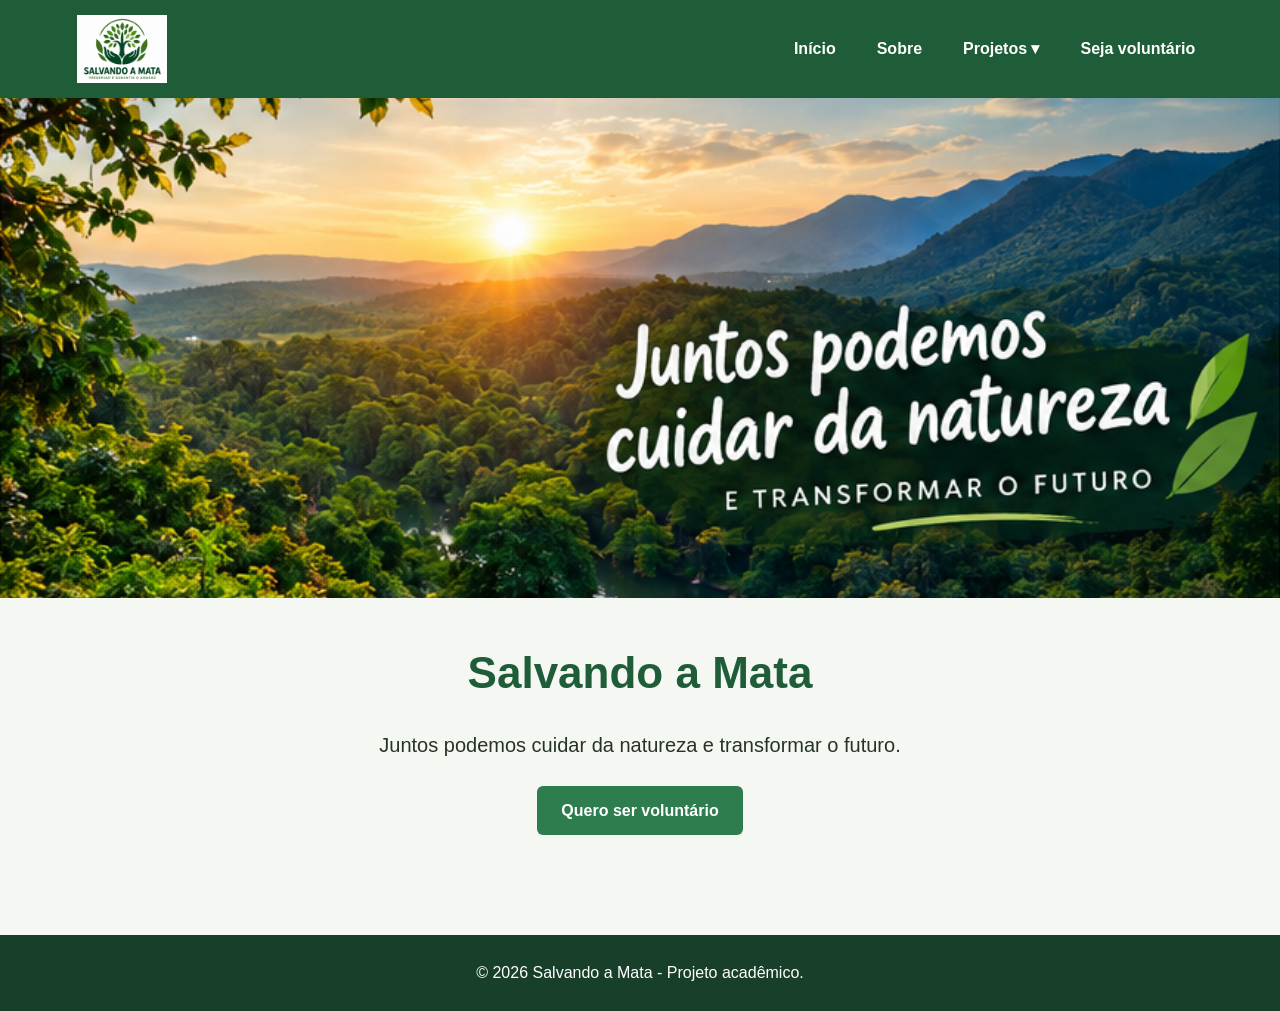
<file: index.html>
<!DOCTYPE html>
<html lang="pt-BR">

<head>
    <meta charset="UTF-8">
    <meta name="viewport" content="width=device-width, initial-scale=1.0">

    <title>Salvando a Mata - ONG</title>

    <link rel="stylesheet" href="css/style.css">
</head>

<body>

<header>

    <a href="#inicio" data-rota="inicio">
        <img
            src="imagens/logo.png"
            alt="Logo da ONG Salvando a Mata">
    </a>

    <nav aria-label="Navegação principal">

        <button
            class="menu-hamburguer"
            aria-label="Abrir menu"
            aria-expanded="false"
            aria-controls="menu">
            ☰
        </button>

        <ul class="menu" id="menu">

            <li>
                <a href="#inicio" data-rota="inicio">
                    Início
                </a>
            </li>

            <li>
                <a href="#sobre" data-rota="sobre">
                    Sobre
                </a>
            </li>

            <li class="dropdown">

                <a href="#projetos" data-rota="projetos">
                    Projetos ▾
                </a>

                <ul class="submenu">

                    <li>
                        <a href="#projetos" data-rota="projetos">
                            Preservação ambiental
                        </a>
                    </li>

                    <li>
                        <a href="#projetos" data-rota="projetos">
                            Voluntariado
                        </a>
                    </li>

                </ul>

            </li>

            <li>
                <a href="#voluntario" data-rota="voluntario">
                    Seja voluntário
                </a>
            </li>

        </ul>

    </nav>

</header>


<main>

    <div id="conteudo"></div>

</main>


<footer>

    <p>
        &copy; 2026 Salvando a Mata - Projeto acadêmico.
    </p>

</footer>


<script src="js/menu.js"></script>

</body>

</html>
</file>
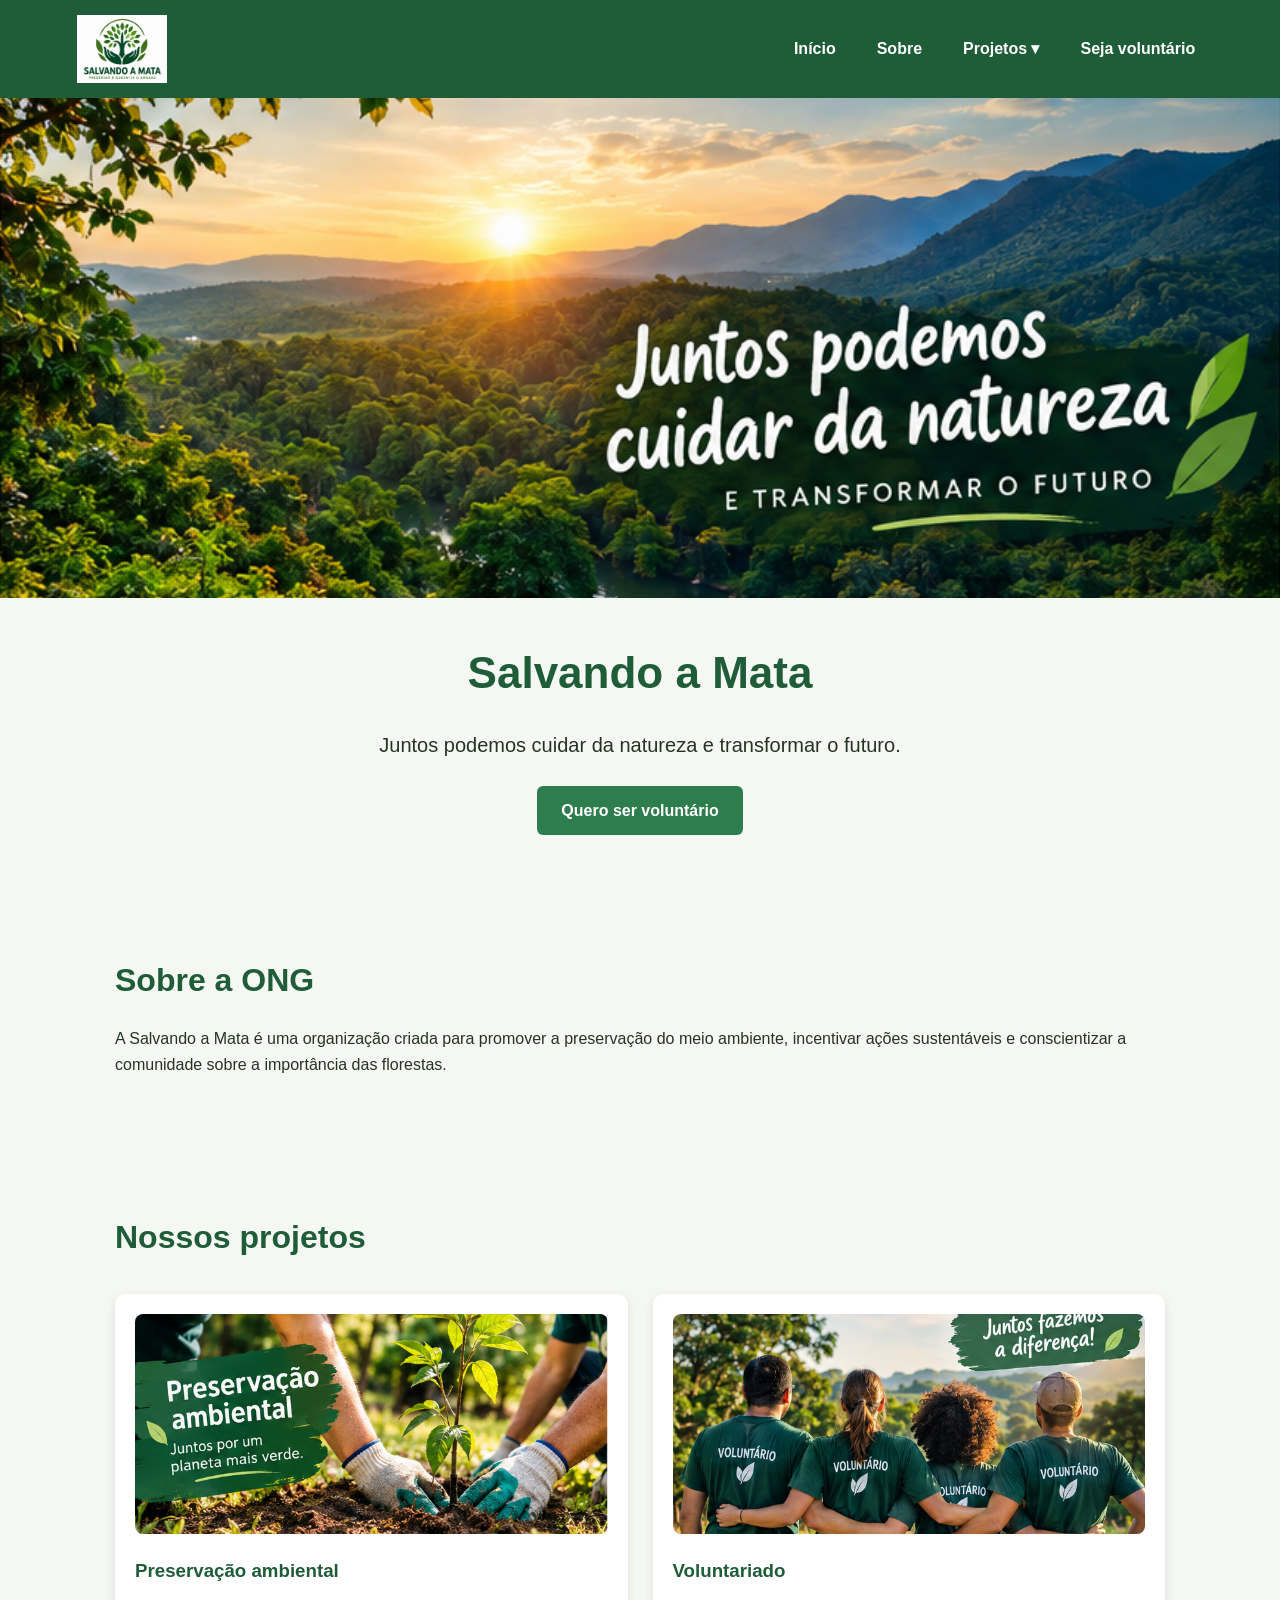
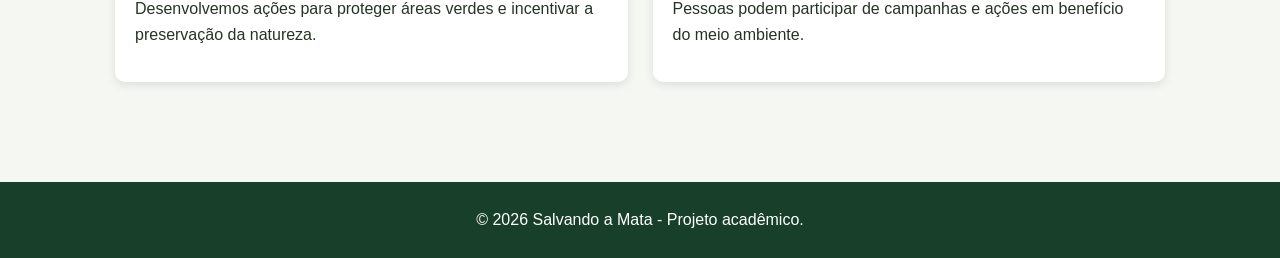
<file: HTML/Index.html>
<!DOCTYPE html>
<html lang="pt-BR">

<head>
    <meta charset="UTF-8">
    <meta name="viewport" content="width=device-width, initial-scale=1.0">
    <title>Salvando a Mata - ONG</title>

    <link rel="stylesheet" href="../css/style.css">
</head>

<body>

<header>

    <a href="index.html">
        <img src="../imagens/logo.png" alt="Logo da ONG Salvando a Mata">
    </a>

    <nav aria-label="Navegação principal">

        <!-- Botão do menu hambúrguer -->
        <button
            class="menu-hamburguer"
            onclick="toggleMenu()"
            aria-label="Abrir menu"
            aria-expanded="false"
            aria-controls="menu">
            ☰
        </button>

        <!-- Menu principal -->
        <ul class="menu" id="menu">

            <li>
                <a href="index.html">Início</a>
            </li>

            <li>
                <a href="#sobre">Sobre</a>
            </li>

            <!-- Menu dropdown -->
            <li class="dropdown">

                <a href="#projetos">
                    Projetos ▾
                </a>

                <ul class="submenu">

                    <li>
                        <a href="#projetos">
                            Preservação ambiental
                        </a>
                    </li>

                    <li>
                        <a href="#projetos">
                            Voluntariado
                        </a>
                    </li>

                </ul>

            </li>

            <li>
                <a href="cadastro.html">
                    Seja voluntário
                </a>
            </li>

        </ul>

    </nav>

</header>


<main>

    <!-- Seção principal -->
    <section class="hero">

        <img
            src="../imagens/banner.jpg"
            alt="Imagem representando a preservação da natureza">

        <h1>Salvando a Mata</h1>

        <p>
            Juntos podemos cuidar da natureza e transformar o futuro.
        </p>

        <a class="btn" href="cadastro.html">
            Quero ser voluntário
        </a>

    </section>


    <!-- Sobre a ONG -->
    <section id="sobre">

        <h2>Sobre a ONG</h2>

        <p>
            A Salvando a Mata é uma organização criada para promover
            a preservação do meio ambiente, incentivar ações sustentáveis
            e conscientizar a comunidade sobre a importância das florestas.
        </p>

    </section>


    <!-- Projetos -->
    <section id="projetos">

        <h2>Nossos projetos</h2>

        <div class="cards">

            <article class="card">

                <img
                    src="../imagens/projetos.jpg"
                    alt="Imagem representando projetos ambientais">

                <h3>Preservação ambiental</h3>

                <p>
                    Desenvolvemos ações para proteger áreas verdes
                    e incentivar a preservação da natureza.
                </p>

            </article>


            <article class="card">

                <img
                    src="../imagens/voluntarios.png"
                    alt="Imagem representando voluntários">

                <h3>Voluntariado</h3>

                <p>
                    Pessoas podem participar de campanhas e ações
                    em benefício do meio ambiente.
                </p>

            </article>

        </div>

    </section>

</main>


<footer>

    <p>
        &copy; 2026 Salvando a Mata - Projeto acadêmico.
    </p>

</footer>


<!-- JavaScript externo do menu -->
<script src="../js/menu.js"></script>

</body>

</html>
</file>
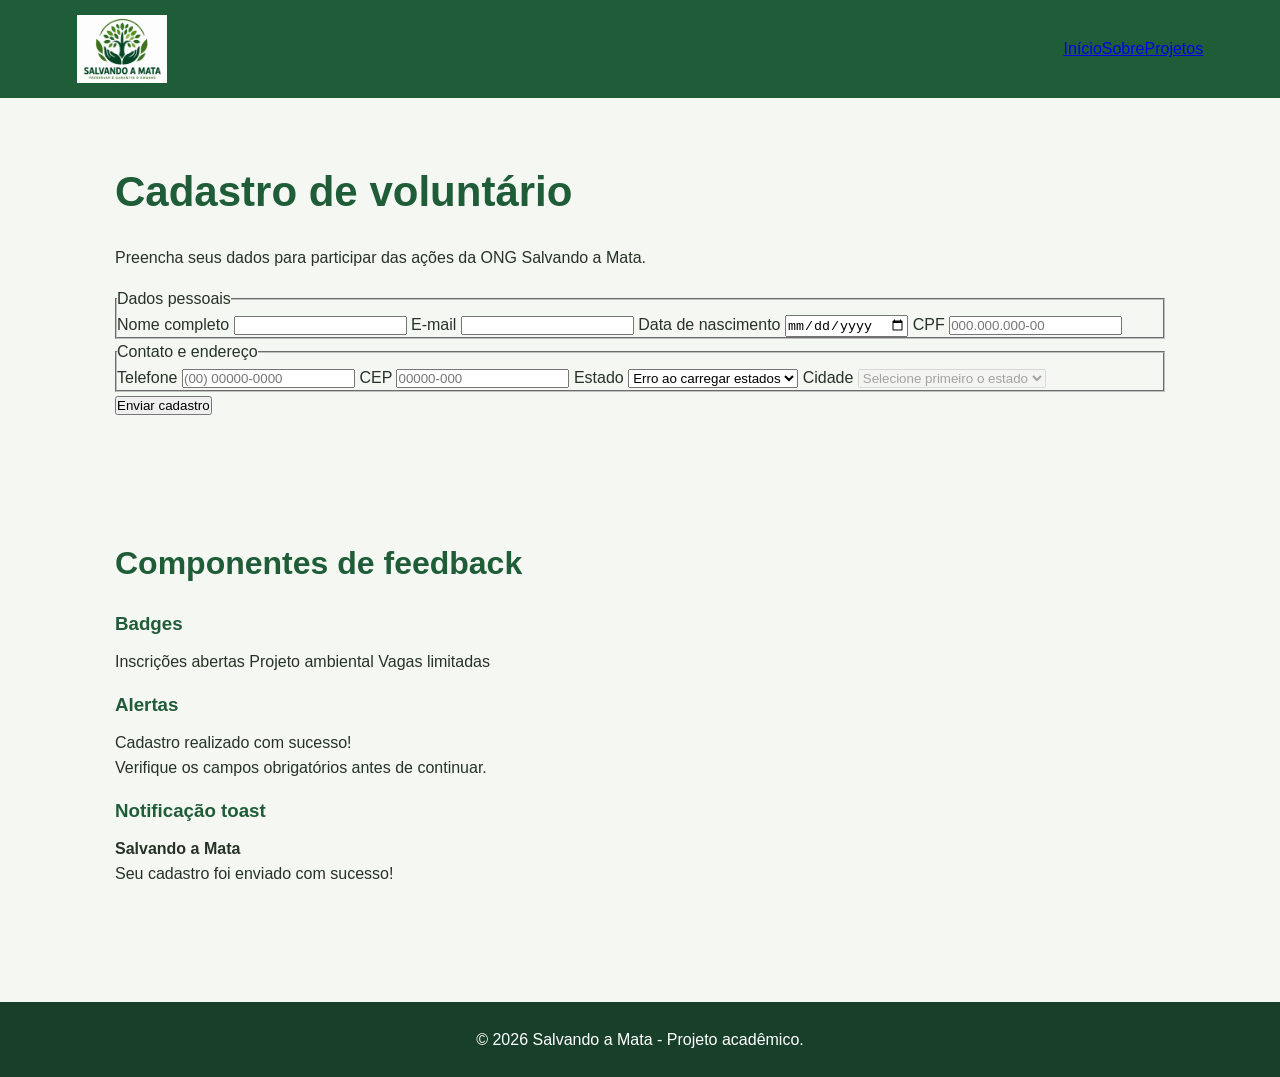
<file: cadastro.html>
<!DOCTYPE html>
<html lang="pt-BR">

<head>
    <meta charset="UTF-8">
    <meta name="viewport" content="width=device-width, initial-scale=1.0">

    <title>Cadastro de Voluntário - Salvando a Mata</title>

    <link rel="stylesheet" href="../css/style.css">
</head>

<body class="pagina-cadastro">

<header>

    <a href="index.html">
        <img src="../imagens/logo.png" alt="Logo da ONG Salvando a Mata">
    </a>

    <nav aria-label="Navegação principal">
        <a href="index.html">Início</a>
        <a href="index.html#sobre">Sobre</a>
        <a href="index.html#projetos">Projetos</a>
    </nav>

</header>

<main>

    <!-- Formulário de cadastro -->
    <section>

        <h1>Cadastro de voluntário</h1>

        <p>
            Preencha seus dados para participar das ações
            da ONG Salvando a Mata.
        </p>

        <form action="#" method="post">

            <fieldset>

                <legend>Dados pessoais</legend>

                <label for="nome">Nome completo</label>

                <input
                    type="text"
                    id="nome"
                    name="nome"
                    required
                >

                <label for="email">E-mail</label>

                <input
                    type="email"
                    id="email"
                    name="email"
                    required
                >

                <label for="nascimento">Data de nascimento</label>

                <input
                    type="date"
                    id="nascimento"
                    name="nascimento"
                    required
                >

                <label for="cpf">CPF</label>

                <input
                    type="text"
                    id="cpf"
                    name="cpf"
                    placeholder="000.000.000-00"
                    maxlength="14"
                    inputmode="numeric"
                    pattern="[0-9]{3}\.[0-9]{3}\.[0-9]{3}-[0-9]{2}"
                    title="Digite os 11 números do CPF."
                    required
                >

            </fieldset>


            <fieldset>

                <legend>Contato e endereço</legend>

                <label for="telefone">Telefone</label>

                <input
                    type="tel"
                    id="telefone"
                    name="telefone"
                    placeholder="(00) 00000-0000"
                    maxlength="15"
                    inputmode="numeric"
                    pattern="\([0-9]{2}\) [0-9]{5}-[0-9]{4}"
                    title="Digite o telefone com DDD."
                    required
                >

                <label for="cep">CEP</label>

                <input
                    type="text"
                    id="cep"
                    name="cep"
                    placeholder="00000-000"
                    maxlength="9"
                    inputmode="numeric"
                    pattern="[0-9]{5}-[0-9]{3}"
                    title="Digite os 8 números do CEP."
                    required
                >

                <label for="estado">Estado</label>

                <select
                    id="estado"
                    name="estado"
                    required
                >

                    <option value="">
                        Carregando estados...
                    </option>

                </select>


                <label for="cidade">Cidade</label>

                <select
                    id="cidade"
                    name="cidade"
                    required
                    disabled
                >

                    <option value="">
                        Selecione primeiro o estado
                    </option>

                </select>

            </fieldset>


            <button type="submit">
                Enviar cadastro
            </button>

        </form>

    </section>


    <!-- Componentes de feedback -->
    <section class="feedback">

        <h2>Componentes de feedback</h2>


        <h3>Badges</h3>

        <span class="badge badge-sucesso">
            Inscrições abertas
        </span>

        <span class="badge badge-info">
            Projeto ambiental
        </span>

        <span class="badge badge-alerta">
            Vagas limitadas
        </span>


        <h3>Alertas</h3>

        <div class="alerta alerta-sucesso">
            Cadastro realizado com sucesso!
        </div>

        <div class="alerta alerta-erro">
            Verifique os campos obrigatórios antes de continuar.
        </div>


        <h3>Notificação toast</h3>

        <div class="toast">

            <strong>Salvando a Mata</strong>

            <p>
                Seu cadastro foi enviado com sucesso!
            </p>

        </div>

    </section>

</main>


<footer>

    <p>
        &copy; 2026 Salvando a Mata - Projeto acadêmico.
    </p>

</footer>


<!-- Arquivo JavaScript externo -->
<script src="../js/cadastro.js"></script>

</body>

</html>
</file>
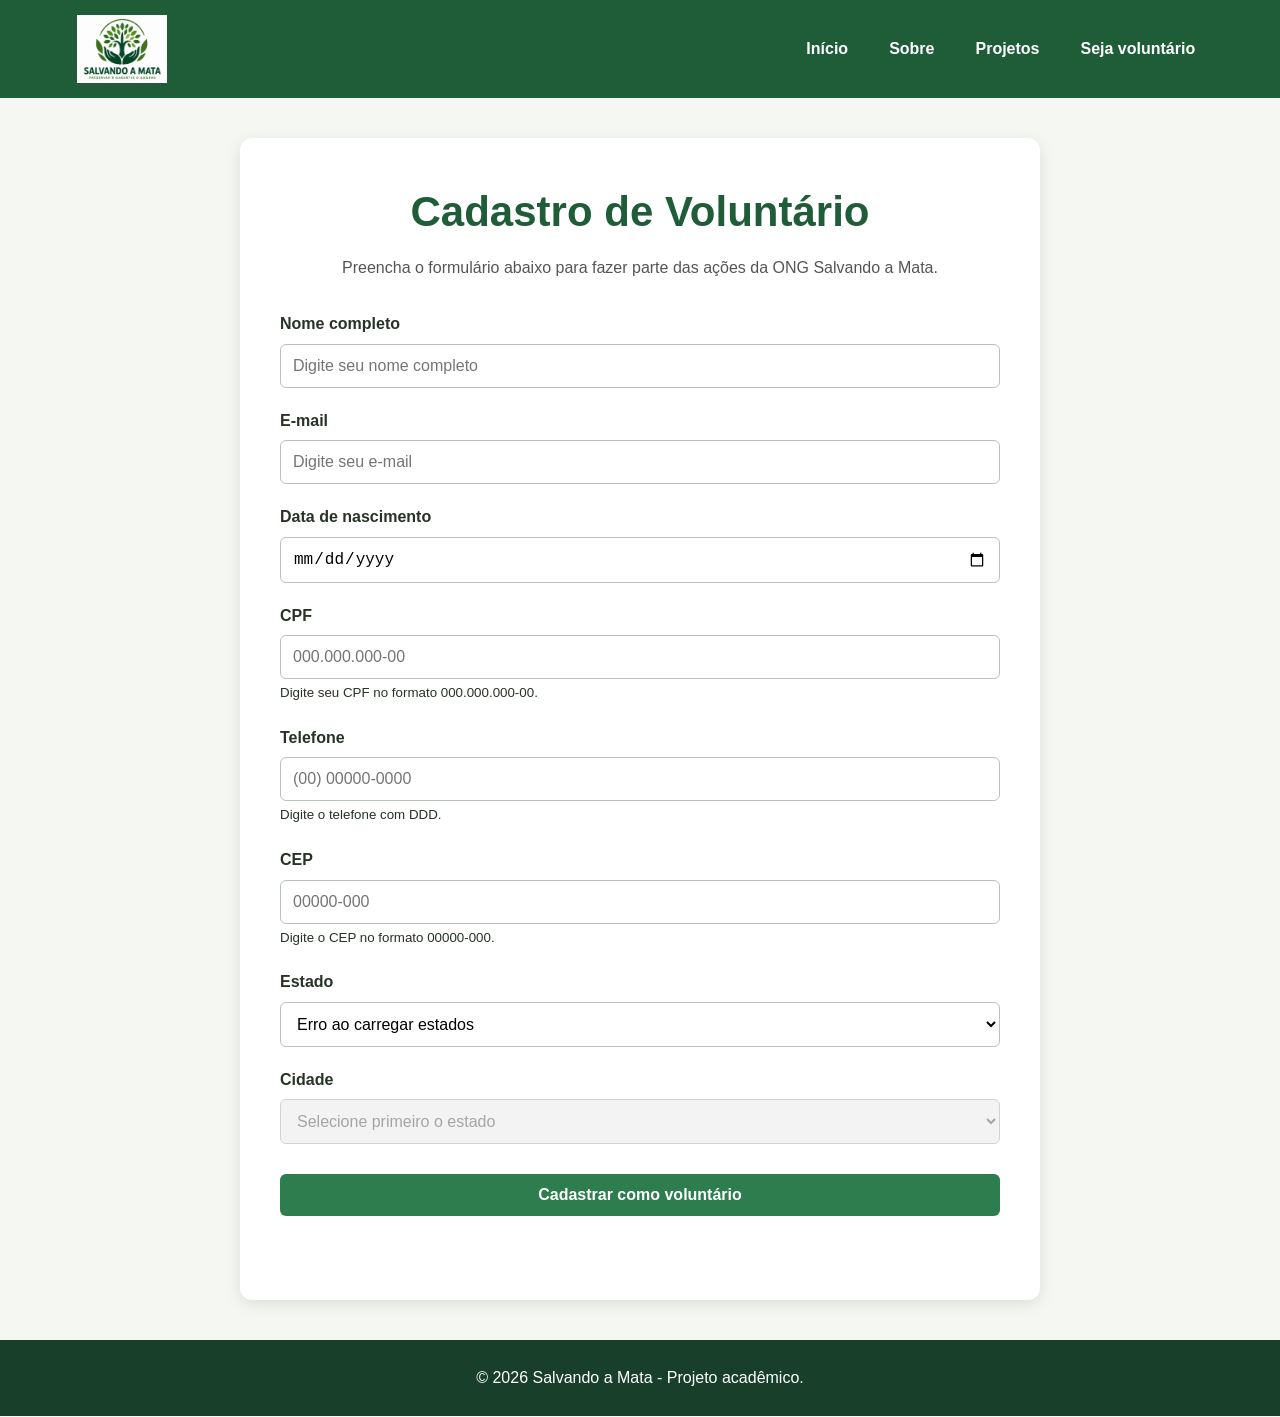
<file: html/cadastro.html>
<!DOCTYPE html>
<html lang="pt-BR">

<head>

    <meta charset="UTF-8">

    <meta
        name="viewport"
        content="width=device-width, initial-scale=1.0">

    <title>Cadastro de Voluntário - Salvando a Mata</title>

    <link
        rel="stylesheet"
        href="../css/style.css">

</head>

<body>

<header>

    <a href="../index.html">
        <img
            src="../imagens/logo.png"
            alt="Logo da ONG Salvando a Mata">
    </a>

    <nav aria-label="Navegação principal">

        <ul class="menu">

            <li><a href="../index.html">Início</a></li>

            <li><a href="../index.html#sobre">Sobre</a></li>

            <li><a href="../index.html#projetos">Projetos</a></li>

            <li><a href="../index.html#voluntario">Seja voluntário</a></li>

        </ul>

    </nav>

</header>


<main>

    <section
        class="cadastro"
        aria-labelledby="titulo-cadastro">

        <h1 id="titulo-cadastro">Cadastro de Voluntário</h1>

        <p id="orientacao-cadastro">
            Preencha o formulário abaixo para fazer parte
            das ações da ONG Salvando a Mata.
        </p>


        <form
            id="formCadastro"
            aria-describedby="orientacao-cadastro">


            <!-- NOME -->

            <div class="campo">

                <label for="nome">
                    Nome completo
                </label>

                <input
                    type="text"
                    id="nome"
                    name="nome"
                    placeholder="Digite seu nome completo"
                    autocomplete="name"
                    required>

            </div>


            <!-- E-MAIL -->

            <div class="campo">

                <label for="email">
                    E-mail
                </label>

                <input
                    type="email"
                    id="email"
                    name="email"
                    placeholder="Digite seu e-mail"
                    autocomplete="email"
                    required>

            </div>


            <!-- DATA DE NASCIMENTO -->

            <div class="campo">

                <label for="nascimento">
                    Data de nascimento
                </label>

                <input
                    type="date"
                    id="nascimento"
                    name="nascimento"
                    autocomplete="bday"
                    required>

            </div>


            <!-- CPF -->

            <div class="campo">

                <label for="cpf">
                    CPF
                </label>

                <input
                    type="text"
                    id="cpf"
                    name="cpf"
                    placeholder="000.000.000-00"
                    maxlength="14"
                    inputmode="numeric"
                    aria-describedby="ajuda-cpf"
                    required>

                <small id="ajuda-cpf">
                    Digite seu CPF no formato 000.000.000-00.
                </small>

            </div>


            <!-- TELEFONE -->

            <div class="campo">

                <label for="telefone">
                    Telefone
                </label>

                <input
                    type="tel"
                    id="telefone"
                    name="telefone"
                    placeholder="(00) 00000-0000"
                    maxlength="15"
                    autocomplete="tel"
                    aria-describedby="ajuda-telefone"
                    required>

                <small id="ajuda-telefone">
                    Digite o telefone com DDD.
                </small>

            </div>


            <!-- CEP -->

            <div class="campo">

                <label for="cep">
                    CEP
                </label>

                <input
                    type="text"
                    id="cep"
                    name="cep"
                    placeholder="00000-000"
                    maxlength="9"
                    inputmode="numeric"
                    autocomplete="postal-code"
                    aria-describedby="ajuda-cep"
                    required>

                <small id="ajuda-cep">
                    Digite o CEP no formato 00000-000.
                </small>

            </div>


            <!-- ESTADO -->

            <div class="campo">

                <label for="estado">
                    Estado
                </label>

                <select
                    id="estado"
                    name="estado"
                    autocomplete="address-level1"
                    required>

                    <option value="">
                        Carregando estados...
                    </option>

                </select>

            </div>


            <!-- CIDADE -->

            <div class="campo">

                <label for="cidade">
                    Cidade
                </label>

                <select
                    id="cidade"
                    name="cidade"
                    autocomplete="address-level2"
                    required
                    disabled>

                    <option value="">
                        Selecione primeiro o estado
                    </option>

                </select>

            </div>


            <!-- BOTÃO -->

            <button
                type="submit"
                class="btn">

                Cadastrar como voluntário

            </button>


            <!-- MENSAGEM -->

            <div
                id="mensagem"
                role="status"
                aria-live="polite">
            </div>

        </form>

    </section>

</main>


<footer>

    <p>
        &copy; 2026 Salvando a Mata - Projeto acadêmico.
    </p>

</footer>


<script src="../js/cadastro.js"></script>

</body>

</html>
</file>
<file: css/style.css>
/* ========================================
   CONFIGURAÇÕES GERAIS
======================================== */

* {
    box-sizing: border-box;
    margin: 0;
    padding: 0;
}

html {
    scroll-behavior: smooth;
}

body {
    font-family: Arial, Helvetica, sans-serif;
    background-color: #f4f7f2;
    color: #263326;
    line-height: 1.6;
}


/* ========================================
   CABEÇALHO
======================================== */

header {
    background-color: #1f5c38;
    color: white;
    padding: 15px 6%;
    display: flex;
    align-items: center;
    justify-content: space-between;
    gap: 30px;
}

header > a {
    display: flex;
    align-items: center;
}

header img {
    width: 90px;
    height: auto;
}


/* ========================================
   MENU
======================================== */

nav {
    display: flex;
    align-items: center;
}

.menu {
    display: flex;
    align-items: center;
    gap: 25px;
    list-style: none;
}

.menu li {
    position: relative;
}

.menu a {
    color: white;
    text-decoration: none;
    font-weight: bold;
    padding: 8px;
    display: block;
}

.menu a:hover {
    opacity: 0.8;
}


/* ========================================
   SUBMENU
======================================== */

.dropdown {
    position: relative;
}

.submenu {
    display: none;
    position: absolute;
    top: 100%;
    left: 0;
    min-width: 220px;
    background-color: white;
    list-style: none;
    padding: 10px 0;
    box-shadow: 0 4px 12px rgba(0, 0, 0, 0.2);
    z-index: 1000;
}

.submenu a {
    color: #263326;
    padding: 10px 15px;
}

.submenu a:hover {
    background-color: #eef4ee;
}

.dropdown:hover .submenu {
    display: block;
}


/* ========================================
   BOTÃO MENU HAMBÚRGUER
======================================== */

.menu-hamburguer {
    display: none;
    background: transparent;
    color: white;
    border: none;
    font-size: 30px;
    cursor: pointer;
}


/* ========================================
   CONTEÚDO PRINCIPAL
======================================== */

main {
    width: 100%;
    min-height: 600px;
}

#conteudo {
    width: 100%;
}


/* ========================================
   SEÇÕES
======================================== */

section {
    max-width: 1100px;
    margin: 0 auto;
    padding: 60px 25px;
}

section h1,
section h2 {
    color: #1f5c38;
    margin-bottom: 20px;
}

section h1 {
    font-size: 42px;
}

section h2 {
    font-size: 32px;
}

section h3 {
    color: #1f5c38;
    margin: 15px 0 10px;
}

section p {
    margin-bottom: 15px;
}


/* ========================================
   HERO - PÁGINA INICIAL
======================================== */

.hero {
    max-width: 100%;
    padding: 0 0 60px;
    text-align: center;
}

.hero img {
    width: 100%;
    max-height: 500px;
    object-fit: cover;
    display: block;
}

.hero h1 {
    margin-top: 40px;
    font-size: 44px;
}

.hero p {
    font-size: 20px;
    max-width: 700px;
    margin: 0 auto 25px;
}


/* ========================================
   BOTÕES
======================================== */

.btn {
    display: inline-block;
    background-color: #2e7d4f;
    color: white;
    text-decoration: none;
    border: none;
    border-radius: 6px;
    padding: 12px 24px;
    font-size: 16px;
    font-weight: bold;
    cursor: pointer;
    transition: 0.2s;
}

.btn:hover {
    background-color: #245f3c;
}


/* ========================================
   CARDS DOS PROJETOS
======================================== */

.cards {
    display: flex;
    gap: 25px;
    flex-wrap: wrap;
    margin-top: 30px;
}

.card {
    flex: 1;
    min-width: 280px;
    background-color: white;
    border-radius: 10px;
    padding: 20px;
    box-shadow: 0 3px 10px rgba(0, 0, 0, 0.1);
}

.card img {
    width: 100%;
    height: 220px;
    object-fit: cover;
    border-radius: 8px;
}


/* ========================================
   FORMULÁRIO DE CADASTRO
======================================== */

.cadastro {
    max-width: 800px;
    margin: 40px auto;
    background-color: white;
    padding: 40px;
    border-radius: 12px;
    box-shadow: 0 4px 15px rgba(0, 0, 0, 0.1);
}

.cadastro h1 {
    text-align: center;
    margin-bottom: 10px;
}

.cadastro > p {
    text-align: center;
    margin-bottom: 30px;
    color: #555;
}


/* ========================================
   CAMPOS DO FORMULÁRIO
======================================== */

.campo {
    margin-bottom: 20px;
}

.campo label {
    display: block;
    margin-bottom: 7px;
    font-weight: bold;
    color: #263326;
}

.campo input,
.campo select {
    width: 100%;
    padding: 12px;
    border: 1px solid #b8c4b8;
    border-radius: 6px;
    font-size: 16px;
    background-color: white;
}

.campo input:focus,
.campo select:focus {
    outline: none;
    border-color: #2e7d4f;
    box-shadow: 0 0 0 2px rgba(46, 125, 79, 0.15);
}

.campo select:disabled {
    background-color: #eeeeee;
    cursor: not-allowed;
}


/* ========================================
   BOTÃO DO FORMULÁRIO
======================================== */

#formCadastro .btn {
    width: 100%;
    margin-top: 10px;
}


/* ========================================
   MENSAGEM DO FORMULÁRIO
======================================== */

#mensagem {
    margin-top: 20px;
    padding: 12px;
    border-radius: 6px;
    text-align: center;
    font-weight: bold;
}


/* ========================================
   RODAPÉ
======================================== */

footer {
    background-color: #183f29;
    color: white;
    text-align: center;
    padding: 25px;
    margin-top: 40px;
}

footer p {
    margin: 0;
}


/* ========================================
   RESPONSIVIDADE - CELULAR
======================================== */

@media (max-width: 768px) {

    header {
        padding: 15px 20px;
        flex-wrap: wrap;
    }

    header img {
        width: 75px;
    }

    nav {
        width: 100%;
    }

    .menu-hamburguer {
        display: block;
        margin-left: auto;
    }

    .menu {
        display: none;
        width: 100%;
        flex-direction: column;
        align-items: stretch;
        gap: 0;
        margin-top: 15px;
    }

    .menu.ativo {
        display: flex;
    }

    .menu li {
        width: 100%;
    }

    .menu a {
        padding: 12px;
    }

    .submenu {
        position: static;
        width: 100%;
        box-shadow: none;
        background-color: #17472c;
    }

    .submenu a {
        color: white;
    }

    .dropdown:hover .submenu {
        display: none;
    }

    .dropdown:focus-within .submenu {
        display: block;
    }

    section {
        padding: 40px 20px;
    }

    section h1 {
        font-size: 32px;
    }

    section h2 {
        font-size: 26px;
    }

    .hero h1 {
        font-size: 34px;
        margin-top: 30px;
    }

    .hero p {
        font-size: 18px;
        padding: 0 15px;
    }

    .cards {
        flex-direction: column;
    }

    .card {
        min-width: 100%;
    }

    .cadastro {
        margin: 20px;
        padding: 25px 20px;
    }

}
</file>
